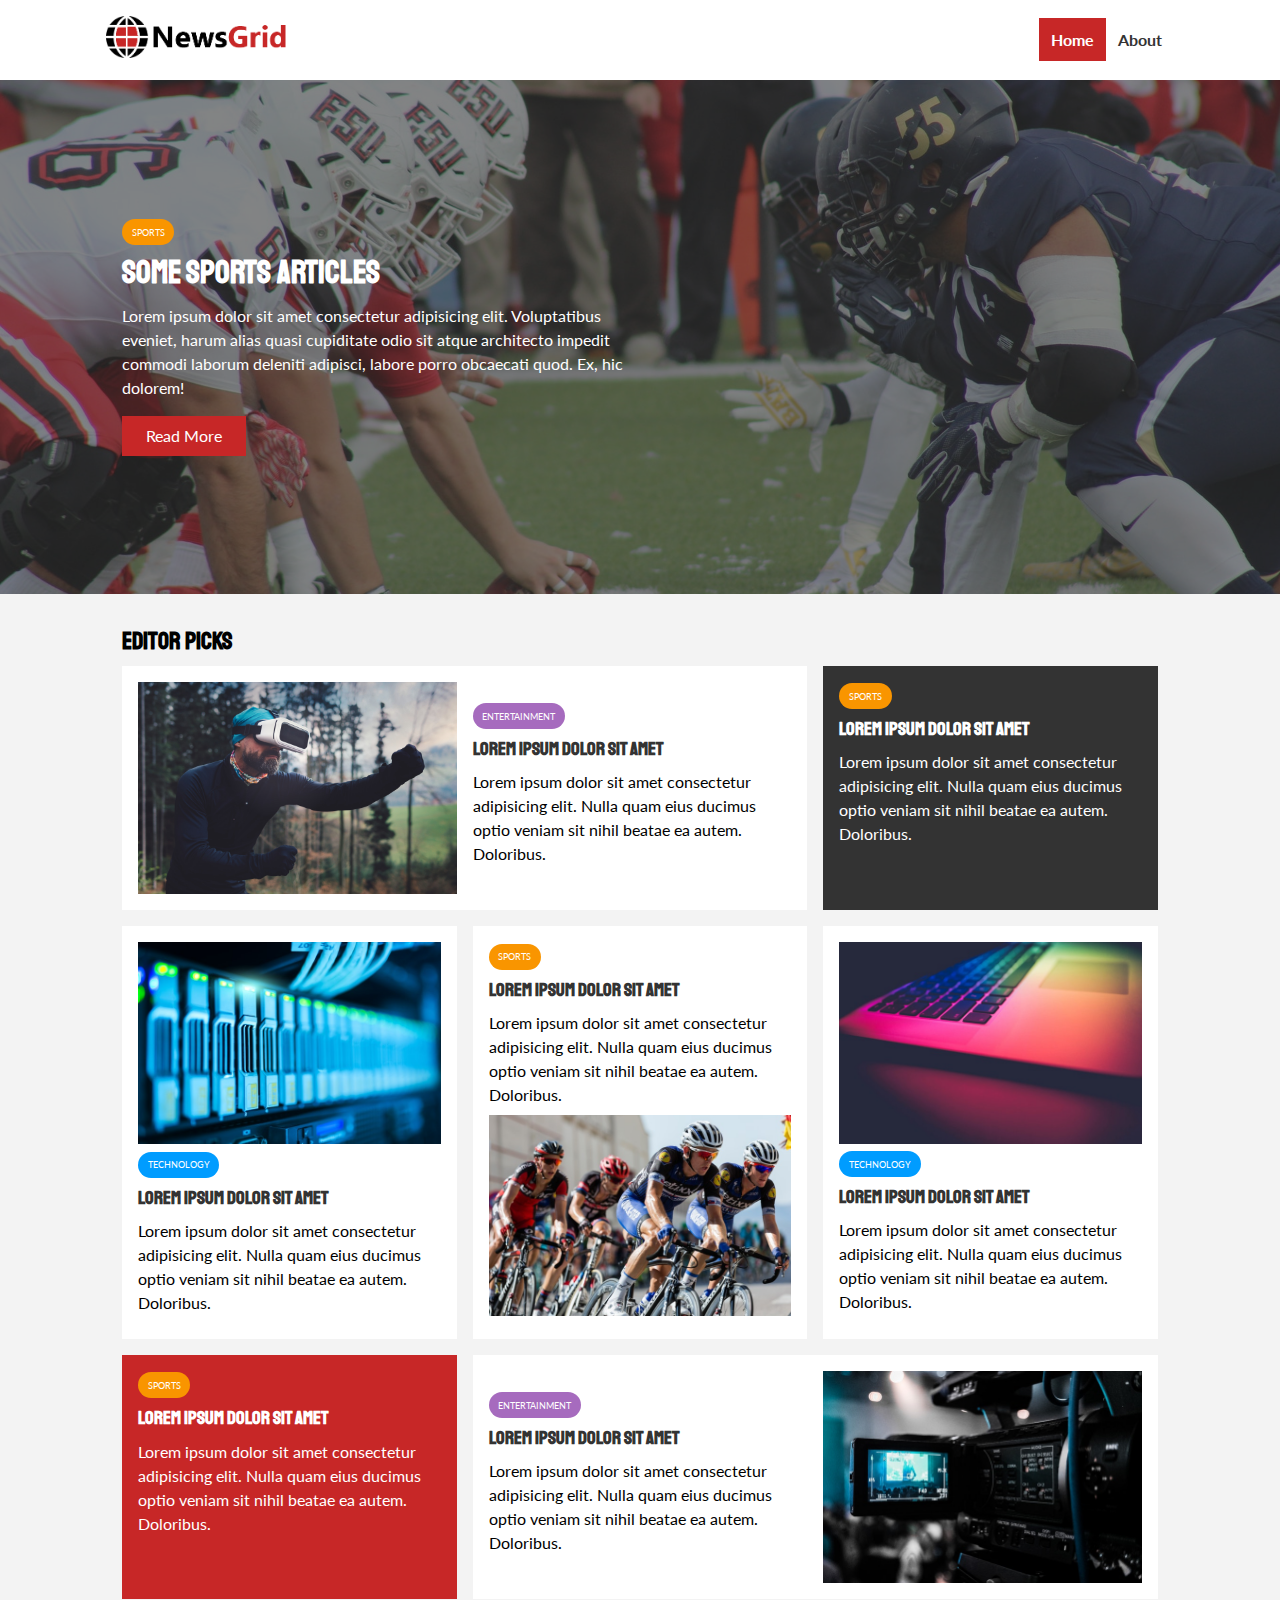
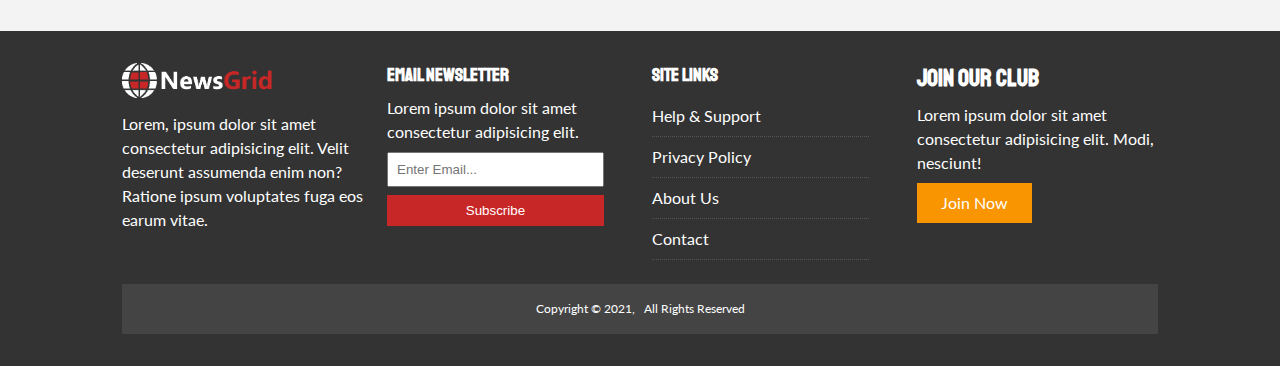
<file: index.html>
<!DOCTYPE html>
<html lang="en">
  <head>
    <meta charset="UTF-8" />
    <meta name="viewport" content="width=device-width, initial-scale=1.0" />
    <link
      rel="stylesheet"
      href="https://cdnjs.cloudflare.com/ajax/libs/font-awesome/5.15.1/css/all.min.css"
      integrity="sha512-+4zCK9k+qNFUR5X+cKL9EIR+ZOhtIloNl9GIKS57V1MyNsYpYcUrUeQc9vNfzsWfV28IaLL3i96P9sdNyeRssA=="
      crossorigin="anonymous"
    />
    <link
      href="https://fonts.googleapis.com/css?family=Lato|Staatliches"
      rel="stylesheet"
    />
    <link rel="stylesheet" href="css/style.css" />
    <link
      rel="stylesheet"
      media="screen and (max-width: 768px)"
      href="css/mobile.css"
    />
    <link rel="shortcut icon" type="image/x-icon" href="favicon.ico" />
    <title>NewsGrid | Latest News</title>
  </head>
  <body>
    <nav id="main-nav">
      <div class="container">
        <a href="index.html">
          <img src="img/logo.png" alt="NewsGrid" class="logo" />
        </a>
        <div class="social">
          <a href="http://facebook.com" target="_blank"
            ><i class="fab fa-facebook fa-2x"></i
          ></a>
          <a href="http://twitter.com" target="_blank"
            ><i class="fab fa-twitter fa-2x"></i
          ></a>
          <a href="http://instagram.com" target="_blank"
            ><i class="fab fa-instagram fa-2x"></i
          ></a>
          <a href="http://youtube.com" target="_blank"
            ><i class="fab fa-youtube fa-2x"></i
          ></a>
        </div>
        <ul>
          <li><a class="current" href="index.html">Home</a></li>
          <li><a href="about.html"> About</a></li>
        </ul>
      </div>
    </nav>

    <!-- Showcase -->
    <header id="showcase">
      <div class="container">
        <div class="showcase-container">
          <div class="showcase-content">
            <div class="category category-sports">Sports</div>
            <h1>Some Sports Articles</h1>
            <p>
              Lorem ipsum dolor sit amet consectetur adipisicing elit.
              Voluptatibus eveniet, harum alias quasi cupiditate odio sit atque
              architecto impedit commodi laborum deleniti adipisci, labore porro
              obcaecati quod. Ex, hic dolorem!
            </p>
            <a href="articale.html" class="btn btn-primary">Read More</a>
          </div>
        </div>
      </div>
    </header>

    <!-- Home Articles -->
    <section id="home-articles" class="py-2">
      <div class="container">
        <h2>Editor Picks</h2>
        <div class="articles-container">
          <article class="card">
            <img src="img/articles/ent1.jpg" alt="" />
            <div>
              <div class="category category-ent">Entertainment</div>
              <h3>
                <a href="article.html">Lorem ipsum dolor sit amet</a>
              </h3>
              <p>
                Lorem ipsum dolor sit amet consectetur adipisicing elit. Nulla
                quam eius ducimus optio veniam sit nihil beatae ea autem.
                Doloribus.
              </p>
            </div>
          </article>
          <article class="card bg-dark">
            <div class="category category-sports">Sports</div>
            <h3>
              <a href="article.html">Lorem ipsum dolor sit amet</a>
            </h3>
            <p>
              Lorem ipsum dolor sit amet consectetur adipisicing elit. Nulla
              quam eius ducimus optio veniam sit nihil beatae ea autem.
              Doloribus.
            </p>
          </article>
          <article class="card">
            <img src="img/articles/tech1.jpg" alt="" />
            <div class="category category-tech">Technology</div>
            <h3>
              <a href="article.html">Lorem ipsum dolor sit amet</a>
            </h3>
            <p>
              Lorem ipsum dolor sit amet consectetur adipisicing elit. Nulla
              quam eius ducimus optio veniam sit nihil beatae ea autem.
              Doloribus.
            </p>
          </article>
          <article class="card">
            <div class="category category-sports">Sports</div>
            <h3>
              <a href="article.html">Lorem ipsum dolor sit amet</a>
            </h3>
            <p>
              Lorem ipsum dolor sit amet consectetur adipisicing elit. Nulla
              quam eius ducimus optio veniam sit nihil beatae ea autem.
              Doloribus.
            </p>
            <img src="img/articles/sports1.jpg" alt="" />
          </article>
          <article class="card">
            <img src="img/articles/tech2.jpg" alt="" />
            <div class="category category-tech">Technology</div>
            <h3>
              <a href="article.html">Lorem ipsum dolor sit amet</a>
            </h3>
            <p>
              Lorem ipsum dolor sit amet consectetur adipisicing elit. Nulla
              quam eius ducimus optio veniam sit nihil beatae ea autem.
              Doloribus.
            </p>
          </article>
          <article class="card bg-primary">
            <div class="category category-sports">Sports</div>
            <h3>
              <a href="article.html">Lorem ipsum dolor sit amet</a>
            </h3>
            <p>
              Lorem ipsum dolor sit amet consectetur adipisicing elit. Nulla
              quam eius ducimus optio veniam sit nihil beatae ea autem.
              Doloribus.
            </p>
          </article>
          <article class="card">
            <div>
              <div class="category category-ent">Entertainment</div>
              <h3>
                <a href="article.html">Lorem ipsum dolor sit amet</a>
              </h3>
              <p>
                Lorem ipsum dolor sit amet consectetur adipisicing elit. Nulla
                quam eius ducimus optio veniam sit nihil beatae ea autem.
                Doloribus.
              </p>
            </div>
            <img src="img/articles/ent2.jpg" alt="" />
          </article>
        </div>
      </div>
    </section>

    <!-- Footer -->
    <footer id="main-footer" class="py-2">
      <div class="container footer-container">
        <div>
          <img src="img/logo_light.png" alt="NewsGrid" />
          <p>
            Lorem, ipsum dolor sit amet consectetur adipisicing elit. Velit
            deserunt assumenda enim non? Ratione ipsum voluptates fuga eos earum
            vitae.
          </p>
        </div>
        <div>
          <h3>Email Newsletter</h3>
          <p>Lorem ipsum dolor sit amet consectetur adipisicing elit.</p>
          <form name="contact" method="POST" data-netlify="true">
            <input type="email" name="email" placeholder="Enter Email..." />
            <input type="submit" value="Subscribe" class="btn btn-primary" />
          </form>
        </div>
        <div>
          <h3>Site Links</h3>
          <ul class="list">
            <li><a href="#">Help & Support</a></li>
            <li><a href="#">Privacy Policy</a></li>
            <li><a href="#">About Us</a></li>
            <li><a href="#">Contact</a></li>
          </ul>
        </div>
        <div>
          <h2>Join Our Club</h2>
          <p>
            Lorem ipsum dolor sit amet consectetur adipisicing elit. Modi,
            nesciunt!
          </p>
          <a href="#" class="btn btn-secondary">Join Now</a>
        </div>
        <div>
          <p>Copyright &copy; 2021, &nbsp; All Rights Reserved</p>
        </div>
      </div>
    </footer>
  </body>
</html>
</file>
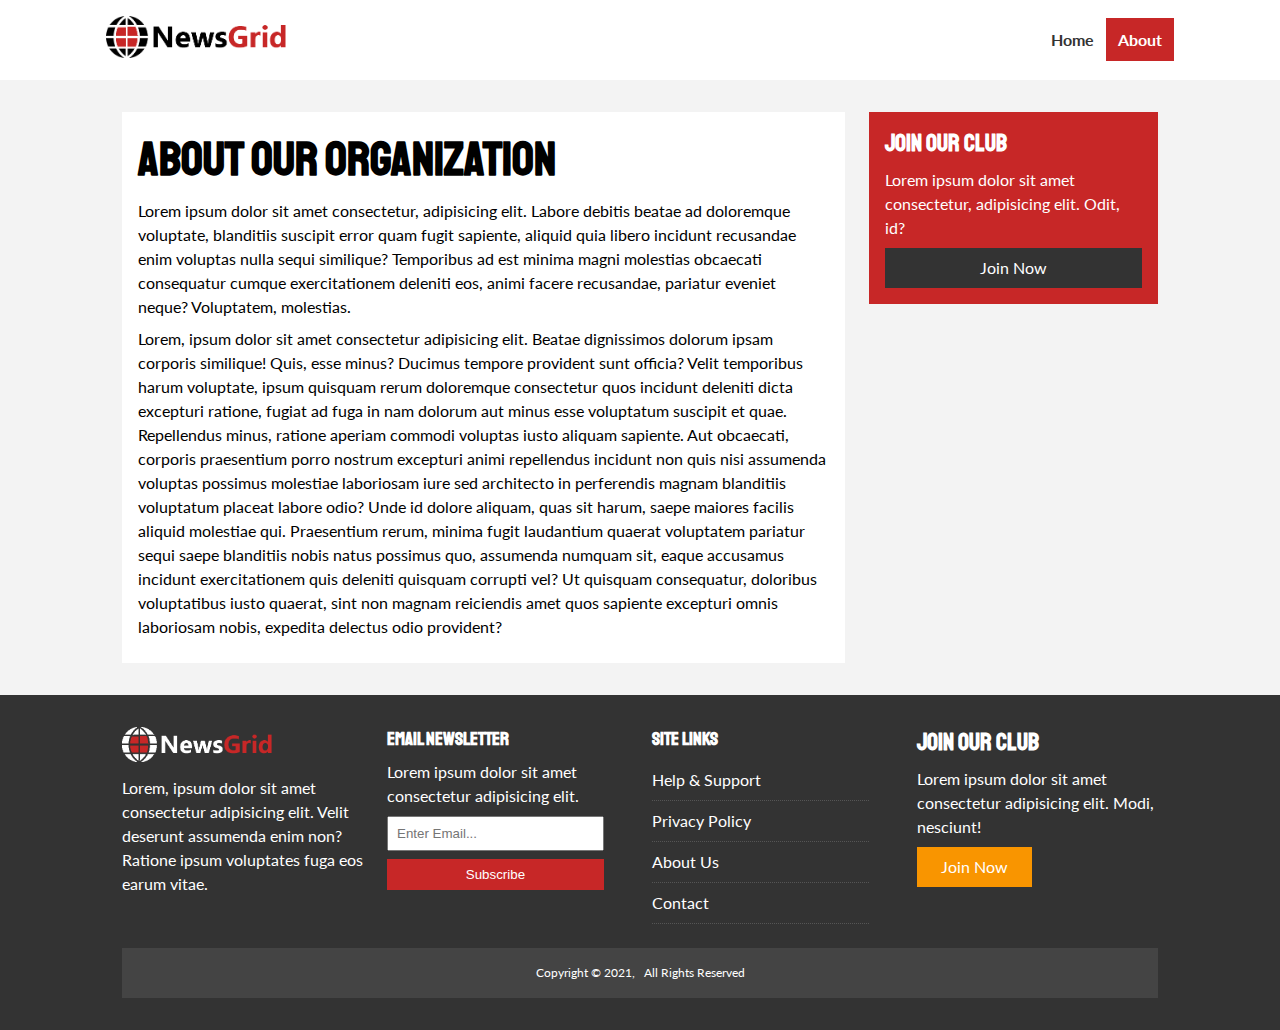
<file: about.html>
<!DOCTYPE html>
<html lang="en">
  <head>
    <meta charset="UTF-8" />
    <meta name="viewport" content="width=device-width, initial-scale=1.0" />
    <meta http-equiv="X-UA-Compatible" content="ie=edge" />
    <link
      rel="stylesheet"
      href="https://cdnjs.cloudflare.com/ajax/libs/font-awesome/5.15.1/css/all.min.css"
      integrity="sha512-+4zCK9k+qNFUR5X+cKL9EIR+ZOhtIloNl9GIKS57V1MyNsYpYcUrUeQc9vNfzsWfV28IaLL3i96P9sdNyeRssA=="
      crossorigin="anonymous"
    />
    <link
      href="https://fonts.googleapis.com/css?family=Lato|Staatliches"
      rel="stylesheet"
    />
    <link rel="stylesheet" href="css/style.css" />
    <link
      rel="stylesheet"
      media="screen and (max-width: 768px)"
      href="css/mobile.css"
    />
    <link rel="shortcut icon" type="image/x-icon" href="favicon.ico" />
    <title>NewsGrid | About</title>
  </head>
  <body>
    <nav id="main-nav">
      <div class="container">
        <a href="index.html">
          <img src="img/logo.png" alt="NewsGrid" class="logo" />
        </a>
        <div class="social">
          <a href="http://facebook.com" target="_blank"
            ><i class="fab fa-facebook fa-2x"></i
          ></a>
          <a href="http://twitter.com" target="_blank"
            ><i class="fab fa-twitter fa-2x"></i
          ></a>
          <a href="http://instagram.com" target="_blank"
            ><i class="fab fa-instagram fa-2x"></i
          ></a>
          <a href="http://youtube.com" target="_blank"
            ><i class="fab fa-youtube fa-2x"></i
          ></a>
        </div>
        <ul>
          <li><a href="index.html">Home</a></li>
          <li><a class="current" href="about.html">About</a></li>
        </ul>
      </div>
    </nav>

    <section id="about">
      <div class="container">
        <div class="page-container">
          <article class="card">
            <h1 class="l-heading">About Our Organization</h1>
            <p>
              Lorem ipsum dolor sit amet consectetur, adipisicing elit. Labore
              debitis beatae ad doloremque voluptate, blanditiis suscipit error
              quam fugit sapiente, aliquid quia libero incidunt recusandae enim
              voluptas nulla sequi similique? Temporibus ad est minima magni
              molestias obcaecati consequatur cumque exercitationem deleniti
              eos, animi facere recusandae, pariatur eveniet neque? Voluptatem,
              molestias.
            </p>
            <p>
              Lorem, ipsum dolor sit amet consectetur adipisicing elit. Beatae
              dignissimos dolorum ipsam corporis similique! Quis, esse minus?
              Ducimus tempore provident sunt officia? Velit temporibus harum
              voluptate, ipsum quisquam rerum doloremque consectetur quos
              incidunt deleniti dicta excepturi ratione, fugiat ad fuga in nam
              dolorum aut minus esse voluptatum suscipit et quae. Repellendus
              minus, ratione aperiam commodi voluptas iusto aliquam sapiente.
              Aut obcaecati, corporis praesentium porro nostrum excepturi animi
              repellendus incidunt non quis nisi assumenda voluptas possimus
              molestiae laboriosam iure sed architecto in perferendis magnam
              blanditiis voluptatum placeat labore odio? Unde id dolore aliquam,
              quas sit harum, saepe maiores facilis aliquid molestiae qui.
              Praesentium rerum, minima fugit laudantium quaerat voluptatem
              pariatur sequi saepe blanditiis nobis natus possimus quo,
              assumenda numquam sit, eaque accusamus incidunt exercitationem
              quis deleniti quisquam corrupti vel? Ut quisquam consequatur,
              doloribus voluptatibus iusto quaerat, sint non magnam reiciendis
              amet quos sapiente excepturi omnis laboriosam nobis, expedita
              delectus odio provident?
            </p>
          </article>
          <aside class="card bg-primary">
            <h2>Join Our Club</h2>
            <p>
              Lorem ipsum dolor sit amet consectetur, adipisicing elit. Odit,
              id?
            </p>
            <a href="#" class="btn btn-dark btn-block">Join Now</a>
          </aside>
        </div>
      </div>
    </section>

    <!-- Footer -->
    <footer id="main-footer" class="py-2">
      <div class="container footer-container">
        <div>
          <img src="img/logo_light.png" alt="NewsGrid" />
          <p>
            Lorem, ipsum dolor sit amet consectetur adipisicing elit. Velit
            deserunt assumenda enim non? Ratione ipsum voluptates fuga eos earum
            vitae.
          </p>
        </div>
        <div>
          <h3>Email Newsletter</h3>
          <p>Lorem ipsum dolor sit amet consectetur adipisicing elit.</p>
          <form name="contact" method="POST" data-netlify="true">
            <input type="email" name="email" placeholder="Enter Email..." />
            <input type="submit" value="Subscribe" class="btn btn-primary" />
          </form>
        </div>
        <div>
          <h3>Site Links</h3>
          <ul class="list">
            <li><a href="#">Help & Support</a></li>
            <li><a href="#">Privacy Policy</a></li>
            <li><a href="#">About Us</a></li>
            <li><a href="#">Contact</a></li>
          </ul>
        </div>
        <div>
          <h2>Join Our Club</h2>
          <p>
            Lorem ipsum dolor sit amet consectetur adipisicing elit. Modi,
            nesciunt!
          </p>
          <a href="#" class="btn btn-secondary">Join Now</a>
        </div>
        <div>
          <p>Copyright &copy; 2021, &nbsp; All Rights Reserved</p>
        </div>
      </div>
    </footer>
  </body>
</html>
</file>
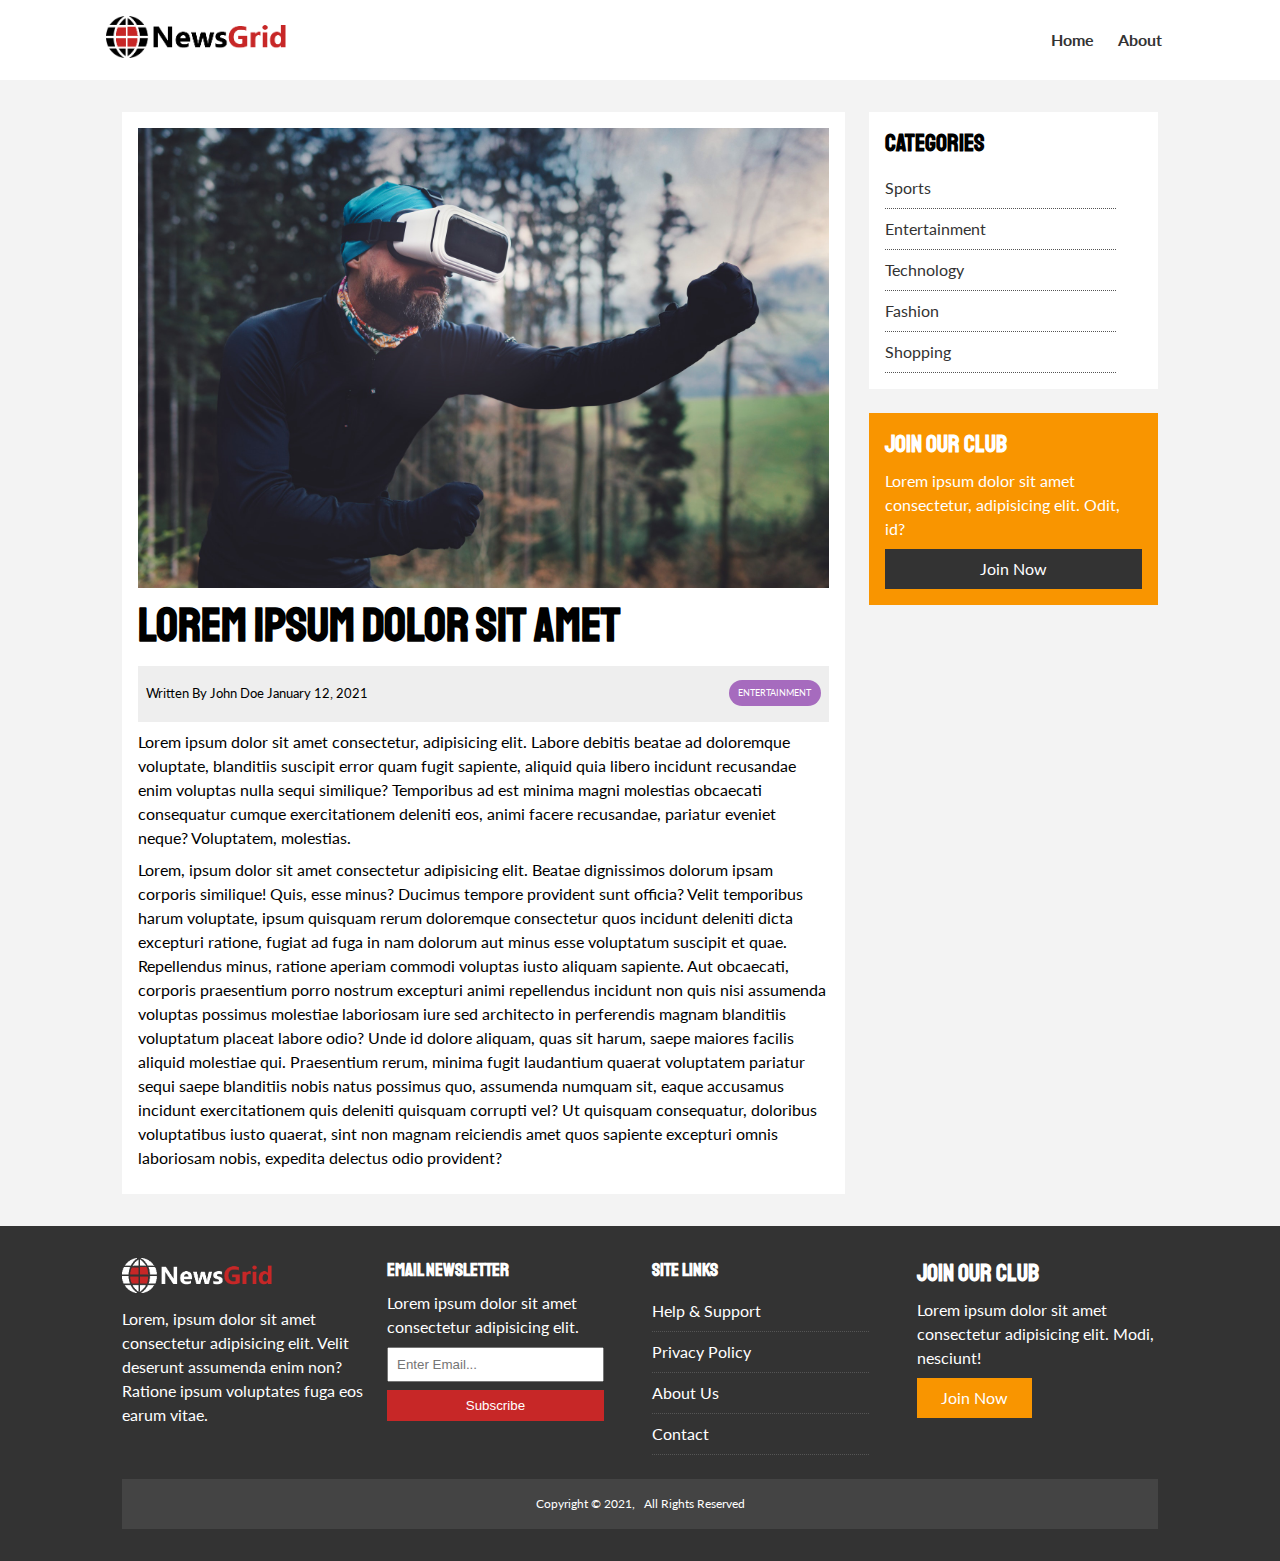
<file: articale.html>
<!DOCTYPE html>
<html lang="en">
  <head>
    <meta charset="UTF-8" />
    <meta name="viewport" content="width=device-width, initial-scale=1.0" />
    <meta http-equiv="X-UA-Compatible" content="ie=edge" />
    <link
      rel="stylesheet"
      href="https://use.fontawesome.com/releases/v5.6.3/css/all.css"
      integrity="sha384-UHRtZLI+pbxtHCWp1t77Bi1L4ZtiqrqD80Kn4Z8NTSRyMA2Fd33n5dQ8lWUE00s/"
      crossorigin="anonymous"
    />
    <link
      href="https://fonts.googleapis.com/css?family=Lato|Staatliches"
      rel="stylesheet"
    />
    <link rel="stylesheet" href="css/style.css" />
    <link
      rel="stylesheet"
      media="screen and (max-width: 768px)"
      href="css/mobile.css"
    />
    <link rel="shortcut icon" type="image/x-icon" href="favicon.ico" />
    <title>NewsGrid | Latest News</title>
  </head>
  <body>
    <nav id="main-nav">
      <div class="container">
        <a href="index.html">
          <img src="img/logo.png" alt="NewsGrid" class="logo" />
        </a>
        <div class="social">
          <a href="http://facebook.com" target="_blank"
            ><i class="fab fa-facebook fa-2x"></i
          ></a>
          <a href="http://twitter.com" target="_blank"
            ><i class="fab fa-twitter fa-2x"></i
          ></a>
          <a href="http://instagram.com" target="_blank"
            ><i class="fab fa-instagram fa-2x"></i
          ></a>
          <a href="http://youtube.com" target="_blank"
            ><i class="fab fa-youtube fa-2x"></i
          ></a>
        </div>
        <ul>
          <li><a href="index.html">Home</a></li>
          <li><a href="about.html">About</a></li>
        </ul>
      </div>
    </nav>

    <section id="article">
      <div class="container">
        <div class="page-container">
          <article class="card">
            <img src="img/articles/ent1.jpg" alt="" />
            <h1 class="l-heading">Lorem ipsum dolor sit amet</h1>
            <div class="meta">
              <small>
                <i class="fas fa-user"></i> Written By John Doe January 12, 2021
              </small>
              <div class="category category-ent">Entertainment</div>
            </div>
            <p>
              Lorem ipsum dolor sit amet consectetur, adipisicing elit. Labore
              debitis beatae ad doloremque voluptate, blanditiis suscipit error
              quam fugit sapiente, aliquid quia libero incidunt recusandae enim
              voluptas nulla sequi similique? Temporibus ad est minima magni
              molestias obcaecati consequatur cumque exercitationem deleniti
              eos, animi facere recusandae, pariatur eveniet neque? Voluptatem,
              molestias.
            </p>
            <p>
              Lorem, ipsum dolor sit amet consectetur adipisicing elit. Beatae
              dignissimos dolorum ipsam corporis similique! Quis, esse minus?
              Ducimus tempore provident sunt officia? Velit temporibus harum
              voluptate, ipsum quisquam rerum doloremque consectetur quos
              incidunt deleniti dicta excepturi ratione, fugiat ad fuga in nam
              dolorum aut minus esse voluptatum suscipit et quae. Repellendus
              minus, ratione aperiam commodi voluptas iusto aliquam sapiente.
              Aut obcaecati, corporis praesentium porro nostrum excepturi animi
              repellendus incidunt non quis nisi assumenda voluptas possimus
              molestiae laboriosam iure sed architecto in perferendis magnam
              blanditiis voluptatum placeat labore odio? Unde id dolore aliquam,
              quas sit harum, saepe maiores facilis aliquid molestiae qui.
              Praesentium rerum, minima fugit laudantium quaerat voluptatem
              pariatur sequi saepe blanditiis nobis natus possimus quo,
              assumenda numquam sit, eaque accusamus incidunt exercitationem
              quis deleniti quisquam corrupti vel? Ut quisquam consequatur,
              doloribus voluptatibus iusto quaerat, sint non magnam reiciendis
              amet quos sapiente excepturi omnis laboriosam nobis, expedita
              delectus odio provident?
            </p>
          </article>

          <aside id="categories" class="card">
            <h2>Categories</h2>
            <ul class="list">
              <li>
                <a href="#"><i class="fas fa-chevron-right"></i> Sports</a>
              </li>
              <li>
                <a href="#"
                  ><i class="fas fa-chevron-right"></i> Entertainment</a
                >
              </li>
              <li>
                <a href="#"><i class="fas fa-chevron-right"></i> Technology</a>
              </li>
              <li>
                <a href="#"><i class="fas fa-chevron-right"></i> Fashion</a>
              </li>
              <li>
                <a href="#"><i class="fas fa-chevron-right"></i> Shopping</a>
              </li>
            </ul>
          </aside>

          <aside class="card bg-secondary">
            <h2>Join Our Club</h2>
            <p>
              Lorem ipsum dolor sit amet consectetur, adipisicing elit. Odit,
              id?
            </p>
            <a href="#" class="btn btn-dark btn-block">Join Now</a>
          </aside>
        </div>
      </div>
    </section>

    <!-- Footer -->
    <footer id="main-footer" class="py-2">
      <div class="container footer-container">
        <div>
          <img src="img/logo_light.png" alt="NewsGrid" />
          <p>
            Lorem, ipsum dolor sit amet consectetur adipisicing elit. Velit
            deserunt assumenda enim non? Ratione ipsum voluptates fuga eos earum
            vitae.
          </p>
        </div>
        <div>
          <h3>Email Newsletter</h3>
          <p>Lorem ipsum dolor sit amet consectetur adipisicing elit.</p>
          <form name="contact" method="POST" data-netlify="true">
            <input type="email" name="email" placeholder="Enter Email..." />
            <input type="submit" value="Subscribe" class="btn btn-primary" />
          </form>
        </div>
        <div>
          <h3>Site Links</h3>
          <ul class="list">
            <li><a href="#">Help & Support</a></li>
            <li><a href="#">Privacy Policy</a></li>
            <li><a href="#">About Us</a></li>
            <li><a href="#">Contact</a></li>
          </ul>
        </div>
        <div>
          <h2>Join Our Club</h2>
          <p>
            Lorem ipsum dolor sit amet consectetur adipisicing elit. Modi,
            nesciunt!
          </p>
          <a href="#" class="btn btn-secondary">Join Now</a>
        </div>
        <div>
          <p>Copyright &copy; 2021, &nbsp; All Rights Reserved</p>
        </div>
      </div>
    </footer>
  </body>
</html>
</file>
<file: css/style.css>
:root {
  --primary-color: #c72727;
  --secondary-color: #f99500;
  --light-color: #f3f3f3;
  --dark-color: #333;
  --max-width: 1100px;
}

.category {
  --sports-color: #f99500;
  --ent-color: #a66bbe;
  --tech-color: #009cff;
}

* {
  margin: 0;
  padding: 0;
  box-sizing: border-box;
}

body {
  font-family: 'Lato', sans-serif;
  line-height: 1.5;
  background: var(--light-color);
}

a {
  color: #333;
  text-decoration: none;
}

ul {
  list-style: none;
}

p {
  margin: 0.5rem 0;
}

img {
  width: 100%;
}

h1,
h2,
h3,
h4,
h5,
h6 {
  font-family: 'Staatliches', cursive;
  margin-bottom: 0.55rem;
  line-height: 1.3;
}

/* Utility */
.container {
  max-width: var(--max-width);
  margin: auto;
  padding: 0 2rem;
  overflow: hidden;
}

.category {
  display: inline-block;
  color: #fff;
  font-size: 0.55rem;
  text-transform: uppercase;
  padding: 0.4rem 0.6rem;
  border-radius: 15px;
  margin-bottom: 0.5rem;
}

.category-sports {
  background: var(--sports-color);
}
.category-ent {
  background: var(--ent-color);
}
.category-tech {
  background: var(--tech-color);
}

.btn {
  display: inline-block;
  border: none;
  background: var(--dark-color);
  color: #fff;
  padding: 0.5rem 1.5rem;
}

.btn-light {
  background: var(--light-color);
}
.btn-primary {
  background: var(--primary-color);
}
.btn-secondary {
  background: var(--secondary-color);
}

.btn-block {
  display: block;
  width: 100%;
  text-align: center;
}

.btn:hover {
  opacity: 0.9;
}

.card {
  background: #fff;
  padding: 1rem;
}

.bg-dark {
  background: var(--dark-color);
  color: #fff;
}

.bg-primary {
  background: var(--primary-color);
  color: #fff;
}

.bg-secondary {
  background: var(--secondary-color);
  color: #fff;
}

.bg-dark h1,
.bg-dark h2,
.bg-dark h3,
.bg-dark a,
.bg-primary h1,
.bg-primary h2,
.bg-primary h3,
.bg-primary a,
.bg-secondary h1,
.bg-secondary h2,
.bg-secondary h3,
.bg-secondary a {
  color: #fff;
}

.py-1 {
  padding: 1.5rem 0;
}
.py-2 {
  padding: 2rem 0;
}
.py-3 {
  padding: 3rem 0;
}
.p-1 {
  padding: 1.5rem;
}
.p-2 {
  padding: 2rem;
}
.p-3 {
  padding: 3rem;
}

.l-heading {
  font-size: 3rem;
}

.list li {
  padding: 0.5rem 0;
  border-bottom: #555 dotted 1px;
  width: 90%;
}

.list li a:hover {
  color: var(--primary-color) !important;
}

/* Inner page grid container */
.page-container {
  display: grid;
  grid-template-columns: 5fr 2fr;
  margin: 2rem 0;
  grid-gap: 1.5rem;
}

.page-container > *:first-child {
  grid-row: 1 / span 3;
}

/* Navigation */
#main-nav {
  background: #fff;
  position: sticky;
  top: 0;
  z-index: 2;
}

#main-nav .container {
  display: grid;
  grid-template-columns: 6fr 3fr 2fr;
  padding: 1rem;
  align-items: center;
}

#main-nav .logo {
  width: 180px;
}

#main-nav ul {
  justify-self: end;
  display: flex;
}

#main-nav ul li a {
  padding: 0.75rem;
  font-weight: bold;
}

#main-nav ul li a.current {
  background: var(--primary-color);
  color: #fff;
}

#main-nav ul li a:hover {
  background: var(--light-color);
  color: var(--dark-color);
}

/* Showcase */
#showcase {
  color: #fff;
  background: #333;
  padding: 2rem;
  position: relative;
}

#showcase:before {
  content: '';
  background: url('../img/featured.jpg') no-repeat center center/cover;
  position: absolute;
  top: 0;
  left: 0;
  width: 100%;
  height: 100%;
  opacity: 0.4;
}

#showcase .showcase-container {
  display: grid;
  grid-template-columns: repeat(2, 1fr);
  justify-content: center;
  align-items: center;
  height: 50vh;
}

#showcase .showcase-content {
  z-index: 1;
}

#showcase .showcase-content p {
  margin-bottom: 1rem;
}

/* Home Articles */
#home-articles .articles-container {
  display: grid;
  grid-template-columns: repeat(3, 1fr);
  grid-gap: 1rem;
}

#home-articles .articles-container > *:first-child,
#home-articles .articles-container > *:last-child {
  display: grid;
  grid-template-columns: repeat(2, 1fr);
  grid-gap: 1rem;
  align-items: center;
  grid-column: 1 / span 2;
}

#home-articles .articles-container > *:last-child {
  grid-column: 2 / span 2;
}

#article .meta {
  display: flex;
  justify-content: space-between;
  align-items: center;
  background: #eee;
  padding: 0.5rem;
}

#article .meta .category {
  margin-top: 0.4rem;
}

/* Footer */
#main-footer {
  background: var(--dark-color);
  color: #fff;
}

#main-footer img {
  width: 150px;
}

#main-footer a {
  color: #fff;
}

#main-footer .footer-container {
  display: grid;
  grid-template-columns: repeat(4, 1fr);
  grid-gap: 1.5rem;
}

#main-footer .footer-container > *:last-child {
  background: #444;
  grid-column: 1 / span 4;
  padding: 0.5rem;
  text-align: center;
  font-size: 0.75rem;
}

#main-footer .footer-container input[type='email'] {
  width: 90%;
  padding: 0.5rem;
  margin-bottom: 0.5rem;
}

#main-footer .footer-container input[type='submit'] {
  width: 90%;
}
</file>
<file: css/mobile.css>
/* Navigation */
#main-nav .social {
  display: none;
}

#main-nav .container {
  grid-template-columns: 1fr;
  grid-gap: 1.2rem;
}

#main-nav ul,
#main-nav .logo {
  justify-self: center;
}

#main-nav ul li a {
  padding: 0.5rem;
}

#home-articles .articles-container {
  grid-template-columns: repeat(2, 1fr);
}

#home-articles .articles-container > *:first-child,
#home-articles .articles-container > *:last-child {
  grid-template-columns: 1fr;
  grid-column: 1;
}

@media (max-width: 600px) {
  /* Stack Grid Items */
  #showcase .showcase-container,
  #home-articles .articles-container,
  #main-footer .footer-container {
    grid-template-columns: 1fr;
  }

  #main-footer .footer-container > *:last-child {
    grid-column: 1;
  }

  #main-footer .footer-container > *:first-child,
  #main-footer .footer-container > *:nth-child(2) {
    border-bottom: #444 dotted 1px;
    padding-bottom: 1rem;
  }

  .page-container {
    grid-template-columns: 1fr;
    text-align: center;
  }

  .page-container > *:first-child {
    grid-row: 1;
  }

  .l-heading {
    font-size: 2rem;
  }
}
</file>
